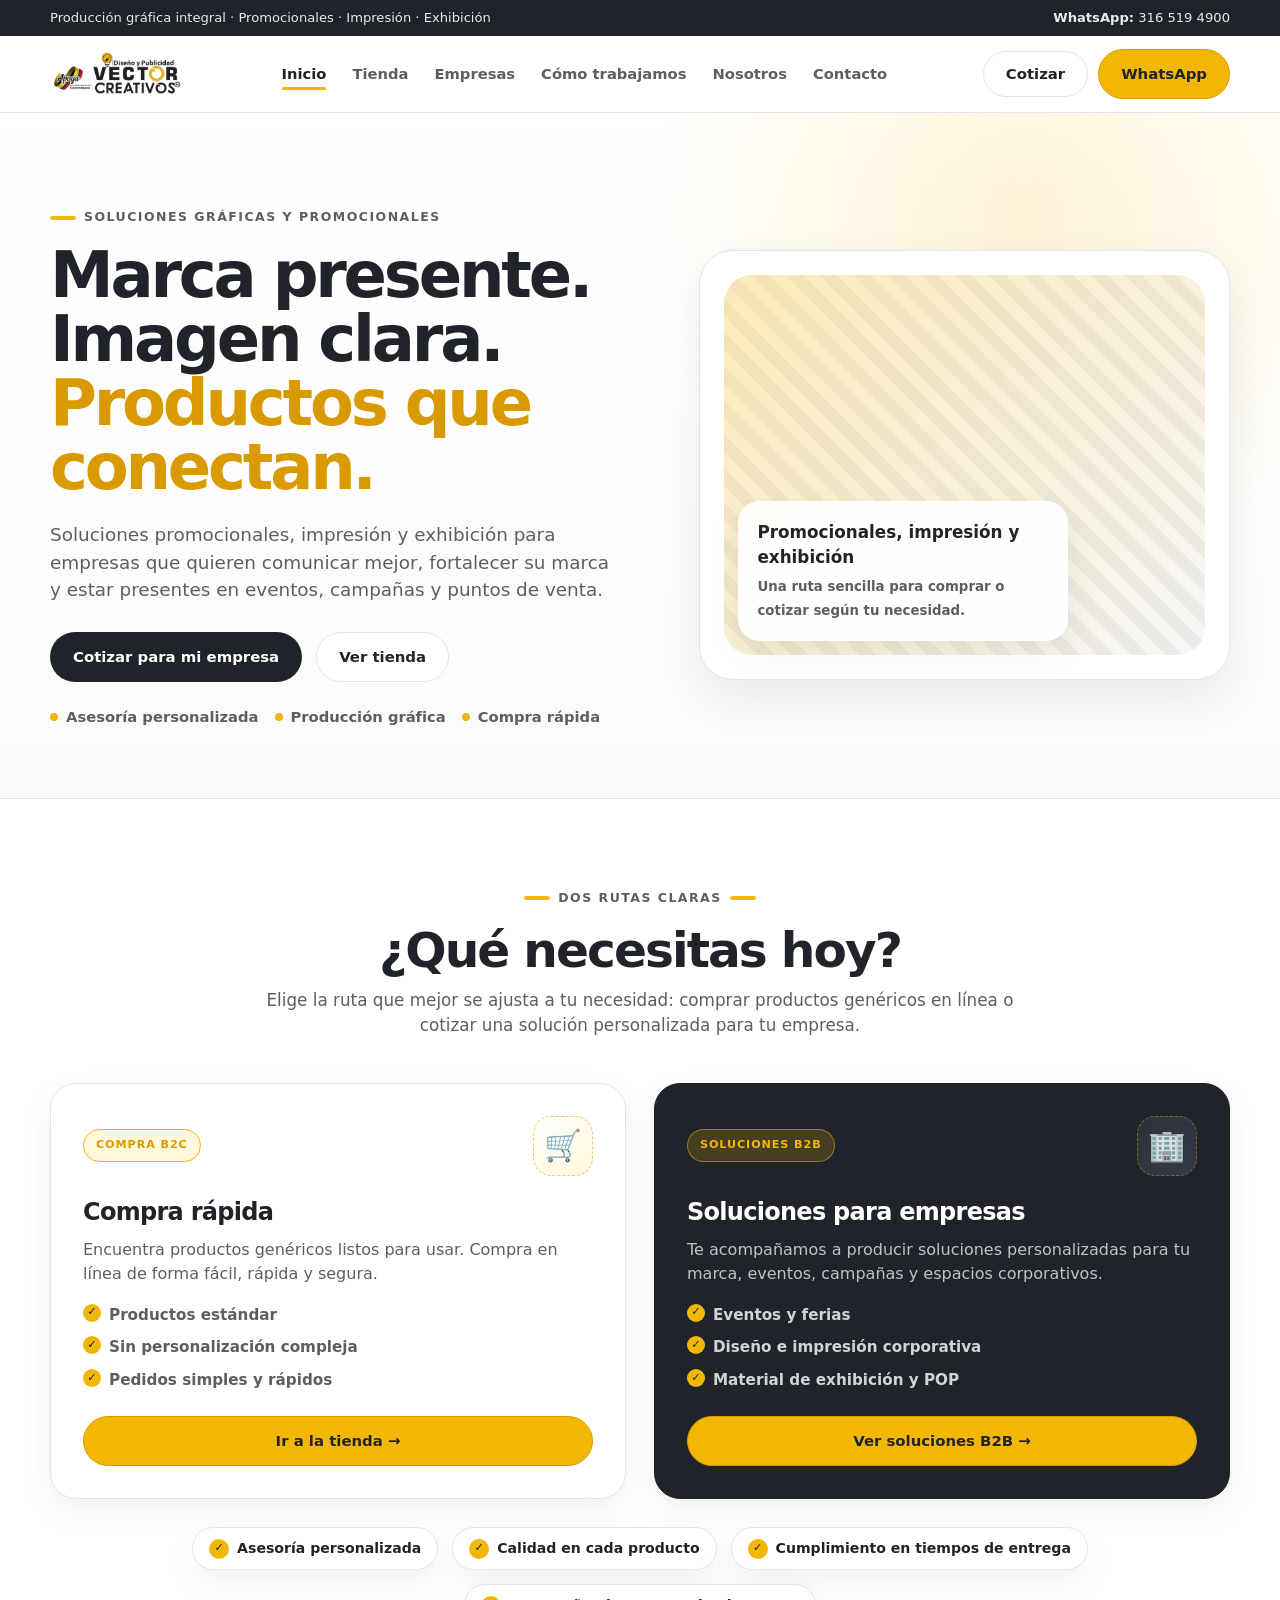
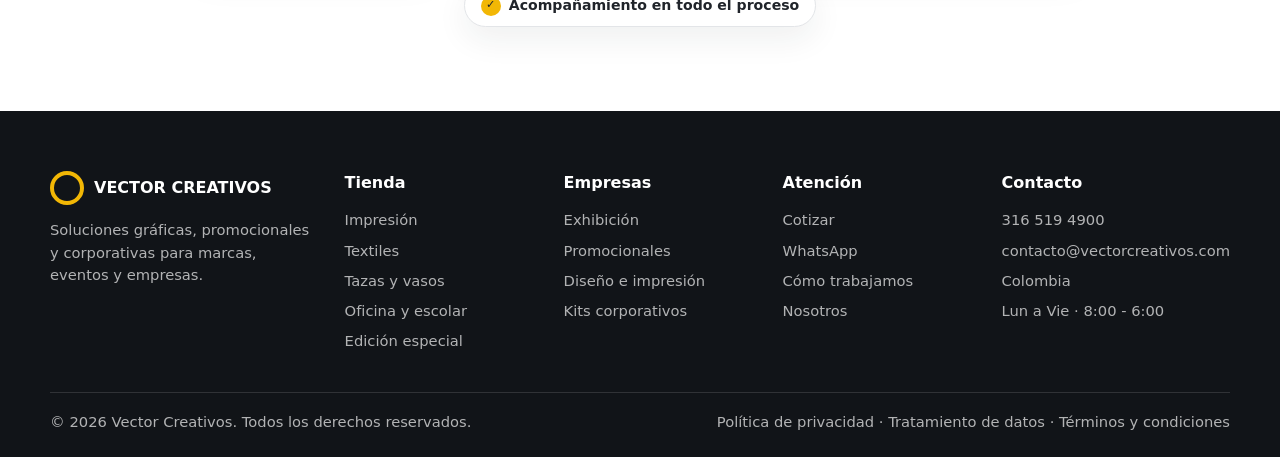
<file: index.html>
<!DOCTYPE html>
<html lang="es">
<head>
  <meta charset="UTF-8" />
  <meta name="viewport" content="width=device-width, initial-scale=1.0" />
  <meta name="description" content="Vector Creativos · Soluciones gráficas, promocionales y de exhibición para empresas y marcas." />
  <title>Vector Creativos | Inicio</title>
  <link rel="preconnect" href="https://fonts.googleapis.com" />
  <link rel="stylesheet" href="styles.css" />
</head>
<body data-page="inicio">

  <div id="site-header"></div>

  <main class="page-main">
    <section class="hero" id="inicio">
      <div class="container hero__grid">
        <div class="hero__content reveal">
          <span class="eyebrow">Soluciones gráficas y promocionales</span>
          <h1>Marca presente. Imagen clara. <span>Productos que conectan.</span></h1>
          <p>
            Soluciones promocionales, impresión y exhibición para empresas que quieren comunicar
            mejor, fortalecer su marca y estar presentes en eventos, campañas y puntos de venta.
          </p>
          <div class="hero__actions">
            <button type="button" class="btn btn-dark js-open-quote">Cotizar para mi empresa</button>
            <a href="tienda.html" class="btn btn-outline">Ver tienda</a>
          </div>
          <div class="hero__proof">
            <span><i class="dot"></i>Asesoría personalizada</span>
            <span><i class="dot"></i>Producción gráfica</span>
            <span><i class="dot"></i>Compra rápida</span>
          </div>
        </div>
        <div class="hero__visual reveal" aria-label="Productos promocionales Vector Creativos">
          <div class="hero__card">
            <strong>Promocionales, impresión y exhibición</strong>
            <small>Una ruta sencilla para comprar o cotizar según tu necesidad.</small>
          </div>
        </div>
      </div>
    </section>

    <section class="section" id="rutas">
      <div class="container">
        <div class="section-head reveal">
          <span class="eyebrow eyebrow--center">Dos rutas claras</span>
          <h2>¿Qué necesitas hoy?</h2>
          <p>Elige la ruta que mejor se ajusta a tu necesidad: comprar productos genéricos en línea
            o cotizar una solución personalizada para tu empresa.</p>
        </div>
        <div class="routes-grid">
          <article class="route-card reveal">
            <div class="route-card__head">
              <span class="route-card__badge">Compra B2C</span>
              <span class="route-card__icon">🛒</span>
            </div>
            <h3>Compra rápida</h3>
            <p>Encuentra productos genéricos listos para usar. Compra en línea de forma fácil,
              rápida y segura.</p>
            <ul class="route-card__list">
              <li>Productos estándar</li>
              <li>Sin personalización compleja</li>
              <li>Pedidos simples y rápidos</li>
            </ul>
            <a href="tienda.html" class="btn btn-primary btn-block">Ir a la tienda →</a>
          </article>
          <article class="route-card route-card--dark reveal">
            <div class="route-card__head">
              <span class="route-card__badge route-card__badge--light">Soluciones B2B</span>
              <span class="route-card__icon">🏢</span>
            </div>
            <h3>Soluciones para empresas</h3>
            <p>Te acompañamos a producir soluciones personalizadas para tu marca, eventos,
              campañas y espacios corporativos.</p>
            <ul class="route-card__list route-card__list--light">
              <li>Eventos y ferias</li>
              <li>Diseño e impresión corporativa</li>
              <li>Material de exhibición y POP</li>
            </ul>
            <a href="empresas.html" class="btn btn-primary btn-block">Ver soluciones B2B →</a>
          </article>
        </div>
        <div class="routes-assurance reveal">
          <span><i class="check">✓</i>Asesoría personalizada</span>
          <span><i class="check">✓</i>Calidad en cada producto</span>
          <span><i class="check">✓</i>Cumplimiento en tiempos de entrega</span>
          <span><i class="check">✓</i>Acompañamiento en todo el proceso</span>
        </div>
      </div>
    </section>
  </main>

  <div id="site-footer"></div>
  <div id="site-modal"></div>
  <script src="layout.js"></script>
  <script src="script.js"></script>
</body>
</html>
</file>
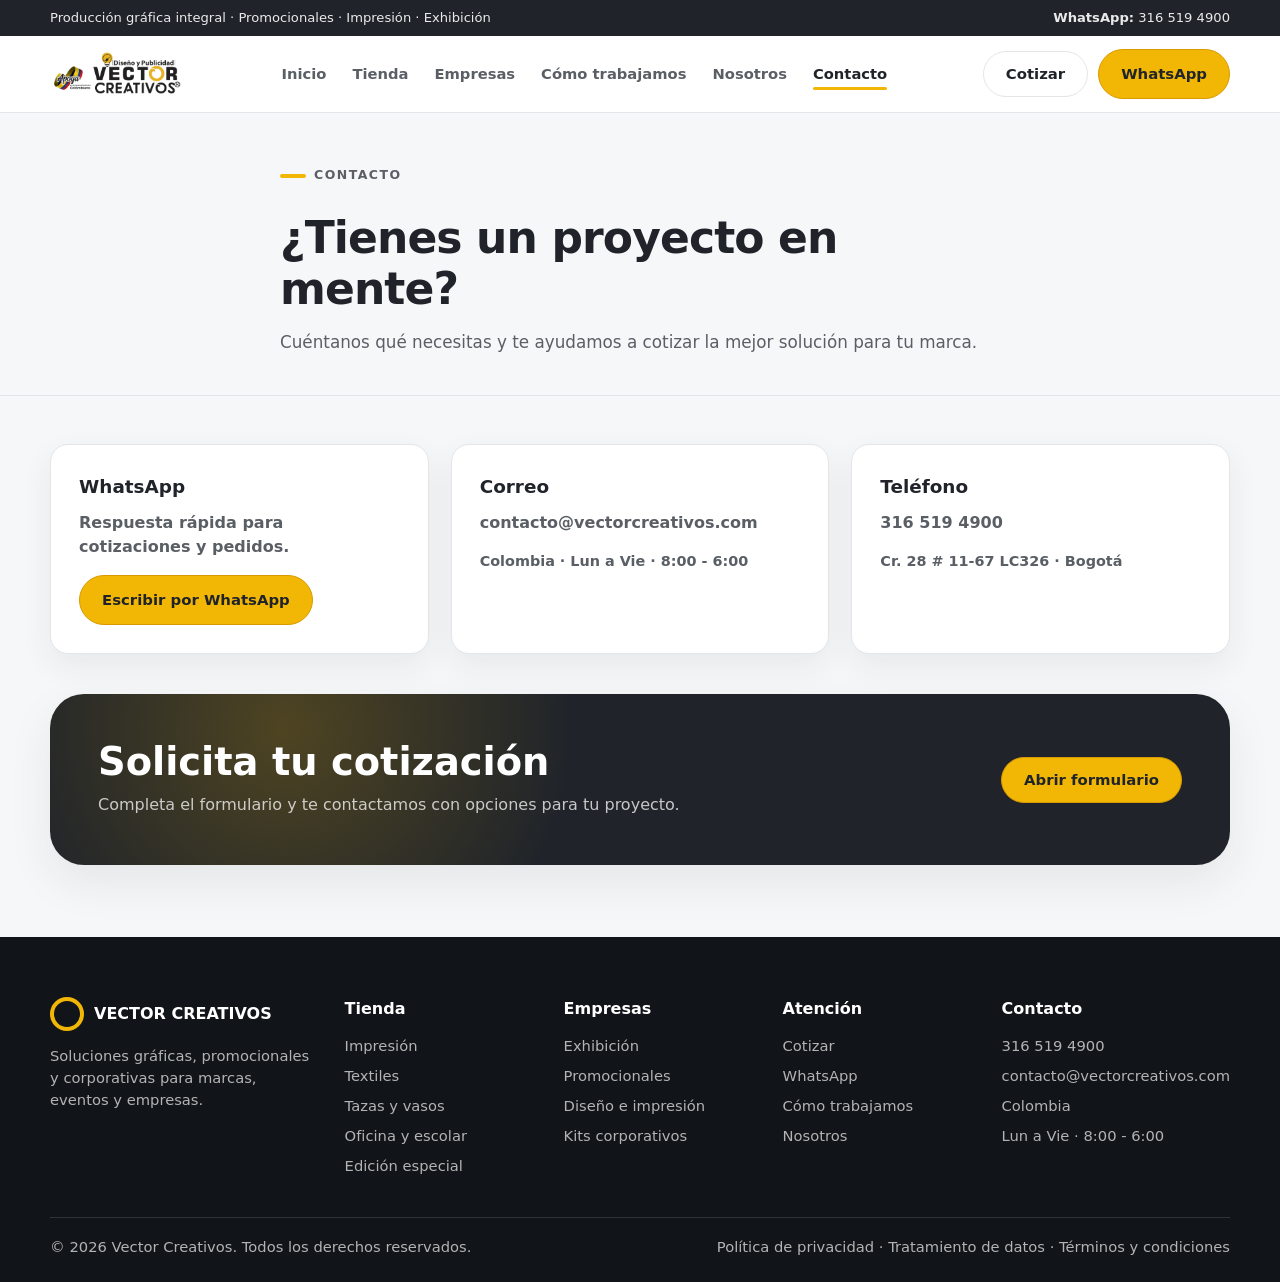
<file: contacto.html>
<!DOCTYPE html>
<html lang="es">
<head>
  <meta charset="UTF-8" />
  <meta name="viewport" content="width=device-width, initial-scale=1.0" />
  <meta name="description" content="Contacto Vector Creativos — cotiza tu proyecto por WhatsApp o formulario." />
  <title>Vector Creativos | Contacto</title>
  <link rel="preconnect" href="https://fonts.googleapis.com" />
  <link rel="stylesheet" href="styles.css" />
</head>
<body data-page="contacto">

  <div id="site-header"></div>

  <main class="page-main">
    <section class="page-intro page-intro--light">
      <div class="container page-intro__inner reveal">
        <span class="eyebrow">Contacto</span>
        <h1>¿Tienes un proyecto en mente?</h1>
        <p>Cuéntanos qué necesitas y te ayudamos a cotizar la mejor solución para tu marca.</p>
      </div>
    </section>

    <section class="section section--light section--compact" id="contacto">
      <div class="container">
        <div class="contact-grid reveal">
          <div class="contact-card">
            <h3>WhatsApp</h3>
            <p>Respuesta rápida para cotizaciones y pedidos.</p>
            <a href="https://wa.me/573165194900" class="btn btn-primary" target="_blank" rel="noopener">Escribir por WhatsApp</a>
          </div>
          <div class="contact-card">
            <h3>Correo</h3>
            <p>contacto@vectorcreativos.com</p>
            <p class="contact-card__meta">Colombia · Lun a Vie · 8:00 - 6:00</p>
          </div>
          <div class="contact-card">
            <h3>Teléfono</h3>
            <p>316 519 4900</p>
            <p class="contact-card__meta">Cr. 28 # 11-67 LC326 · Bogotá</p>
          </div>
        </div>

        <div class="final-cta reveal">
          <div>
            <h2>Solicita tu cotización</h2>
            <p>Completa el formulario y te contactamos con opciones para tu proyecto.</p>
          </div>
          <button type="button" class="btn btn-primary js-open-quote">Abrir formulario</button>
        </div>
      </div>
    </section>
  </main>

  <div id="site-footer"></div>
  <div id="site-modal"></div>
  <script src="layout.js"></script>
  <script src="script.js"></script>
</body>
</html>
</file>
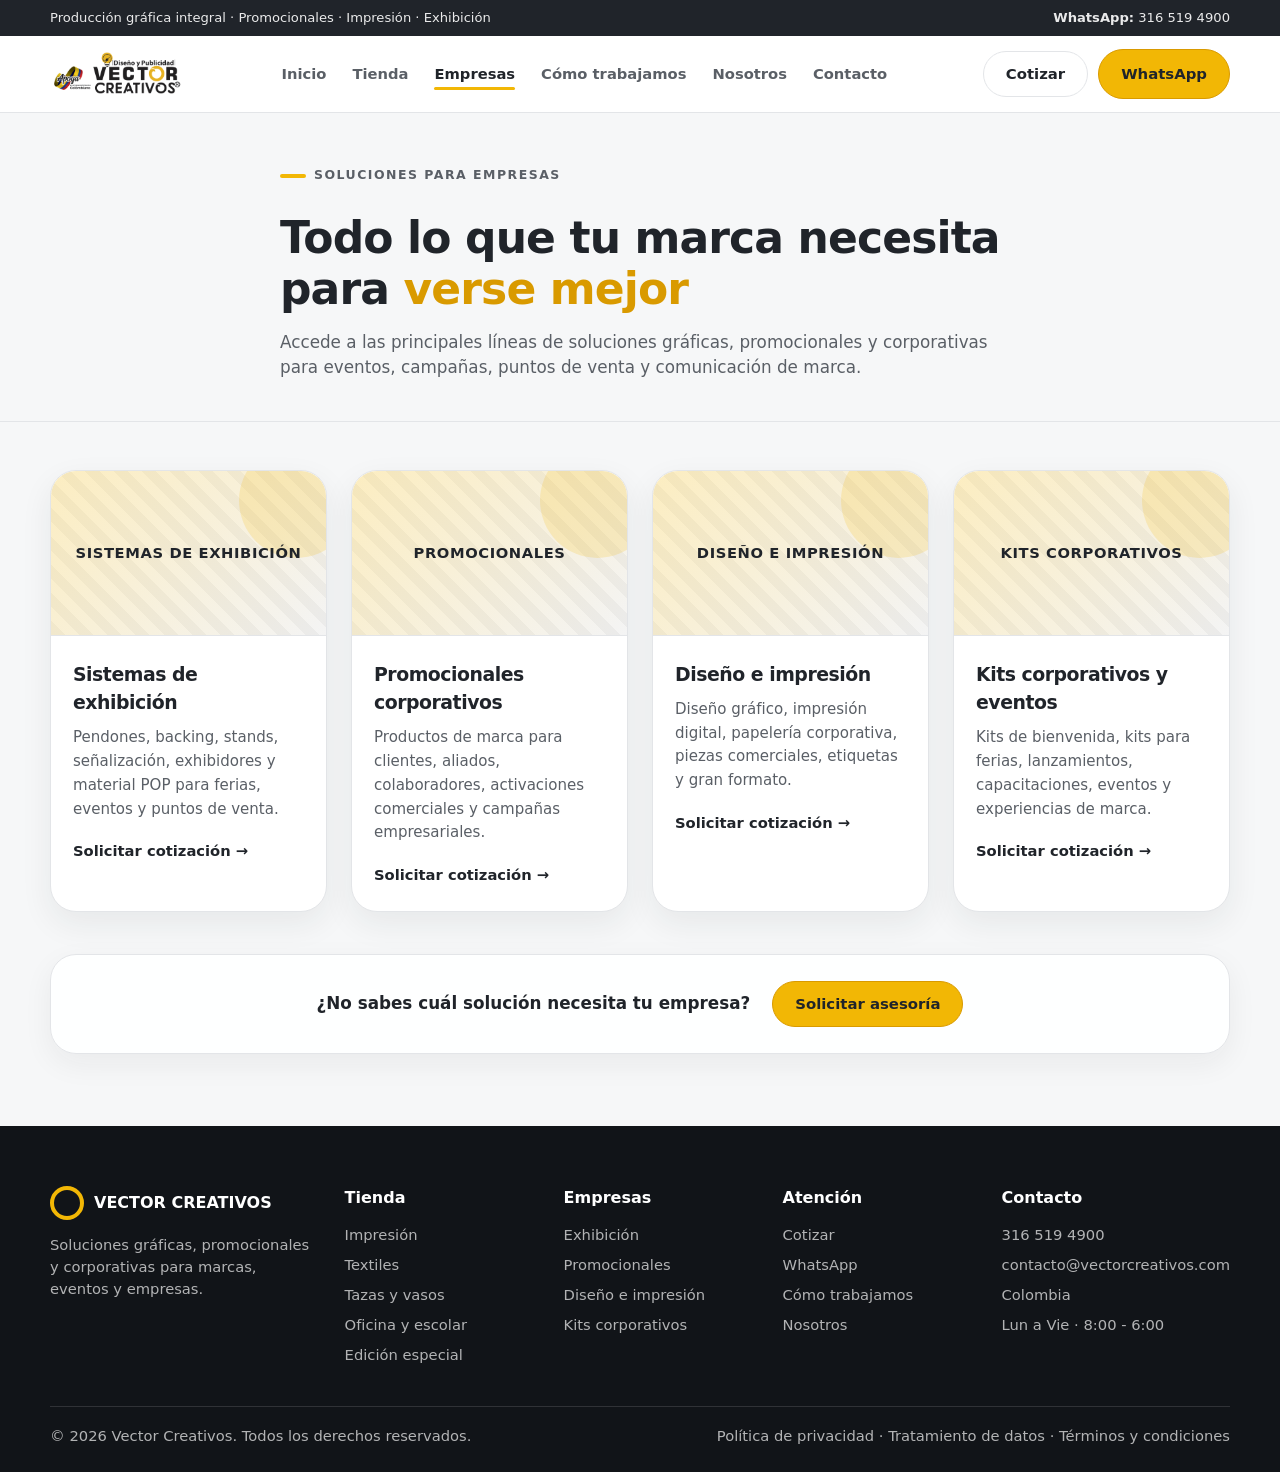
<file: empresas.html>
<!DOCTYPE html>
<html lang="es">
<head>
  <meta charset="UTF-8" />
  <meta name="viewport" content="width=device-width, initial-scale=1.0" />
  <meta name="description" content="Soluciones B2B Vector Creativos para empresas, eventos y marcas." />
  <title>Vector Creativos | Empresas</title>
  <link rel="preconnect" href="https://fonts.googleapis.com" />
  <link rel="stylesheet" href="styles.css" />
</head>
<body data-page="empresas">

  <div id="site-header"></div>

  <main class="page-main">
    <section class="page-intro page-intro--light">
      <div class="container page-intro__inner reveal">
        <span class="eyebrow">Soluciones para empresas</span>
        <h1>Todo lo que tu marca necesita para <span>verse mejor</span></h1>
        <p>Accede a las principales líneas de soluciones gráficas, promocionales y corporativas
          para eventos, campañas, puntos de venta y comunicación de marca.</p>
      </div>
    </section>

    <section class="section section--light section--compact" id="empresas">
      <div class="container">
        <div class="b2b-grid">
          <article class="b2b-card reveal">
            <div class="b2b-card__image"><span>Sistemas de exhibición</span></div>
            <div class="b2b-card__body">
              <h3>Sistemas de exhibición</h3>
              <p>Pendones, backing, stands, señalización, exhibidores y material POP para ferias,
                eventos y puntos de venta.</p>
              <a href="contacto.html" class="card-link">Solicitar cotización →</a>
            </div>
          </article>
          <article class="b2b-card reveal">
            <div class="b2b-card__image"><span>Promocionales</span></div>
            <div class="b2b-card__body">
              <h3>Promocionales corporativos</h3>
              <p>Productos de marca para clientes, aliados, colaboradores, activaciones
                comerciales y campañas empresariales.</p>
              <a href="contacto.html" class="card-link">Solicitar cotización →</a>
            </div>
          </article>
          <article class="b2b-card reveal">
            <div class="b2b-card__image"><span>Diseño e impresión</span></div>
            <div class="b2b-card__body">
              <h3>Diseño e impresión</h3>
              <p>Diseño gráfico, impresión digital, papelería corporativa, piezas comerciales,
                etiquetas y gran formato.</p>
              <a href="contacto.html" class="card-link">Solicitar cotización →</a>
            </div>
          </article>
          <article class="b2b-card reveal">
            <div class="b2b-card__image"><span>Kits corporativos</span></div>
            <div class="b2b-card__body">
              <h3>Kits corporativos y eventos</h3>
              <p>Kits de bienvenida, kits para ferias, lanzamientos, capacitaciones, eventos
                y experiencias de marca.</p>
              <a href="contacto.html" class="card-link">Solicitar cotización →</a>
            </div>
          </article>
        </div>
        <div class="banner-cta reveal">
          <p>¿No sabes cuál solución necesita tu empresa?</p>
          <button type="button" class="btn btn-primary js-open-quote">Solicitar asesoría</button>
        </div>
      </div>
    </section>
  </main>

  <div id="site-footer"></div>
  <div id="site-modal"></div>
  <script src="layout.js"></script>
  <script src="script.js"></script>
</body>
</html>
</file>
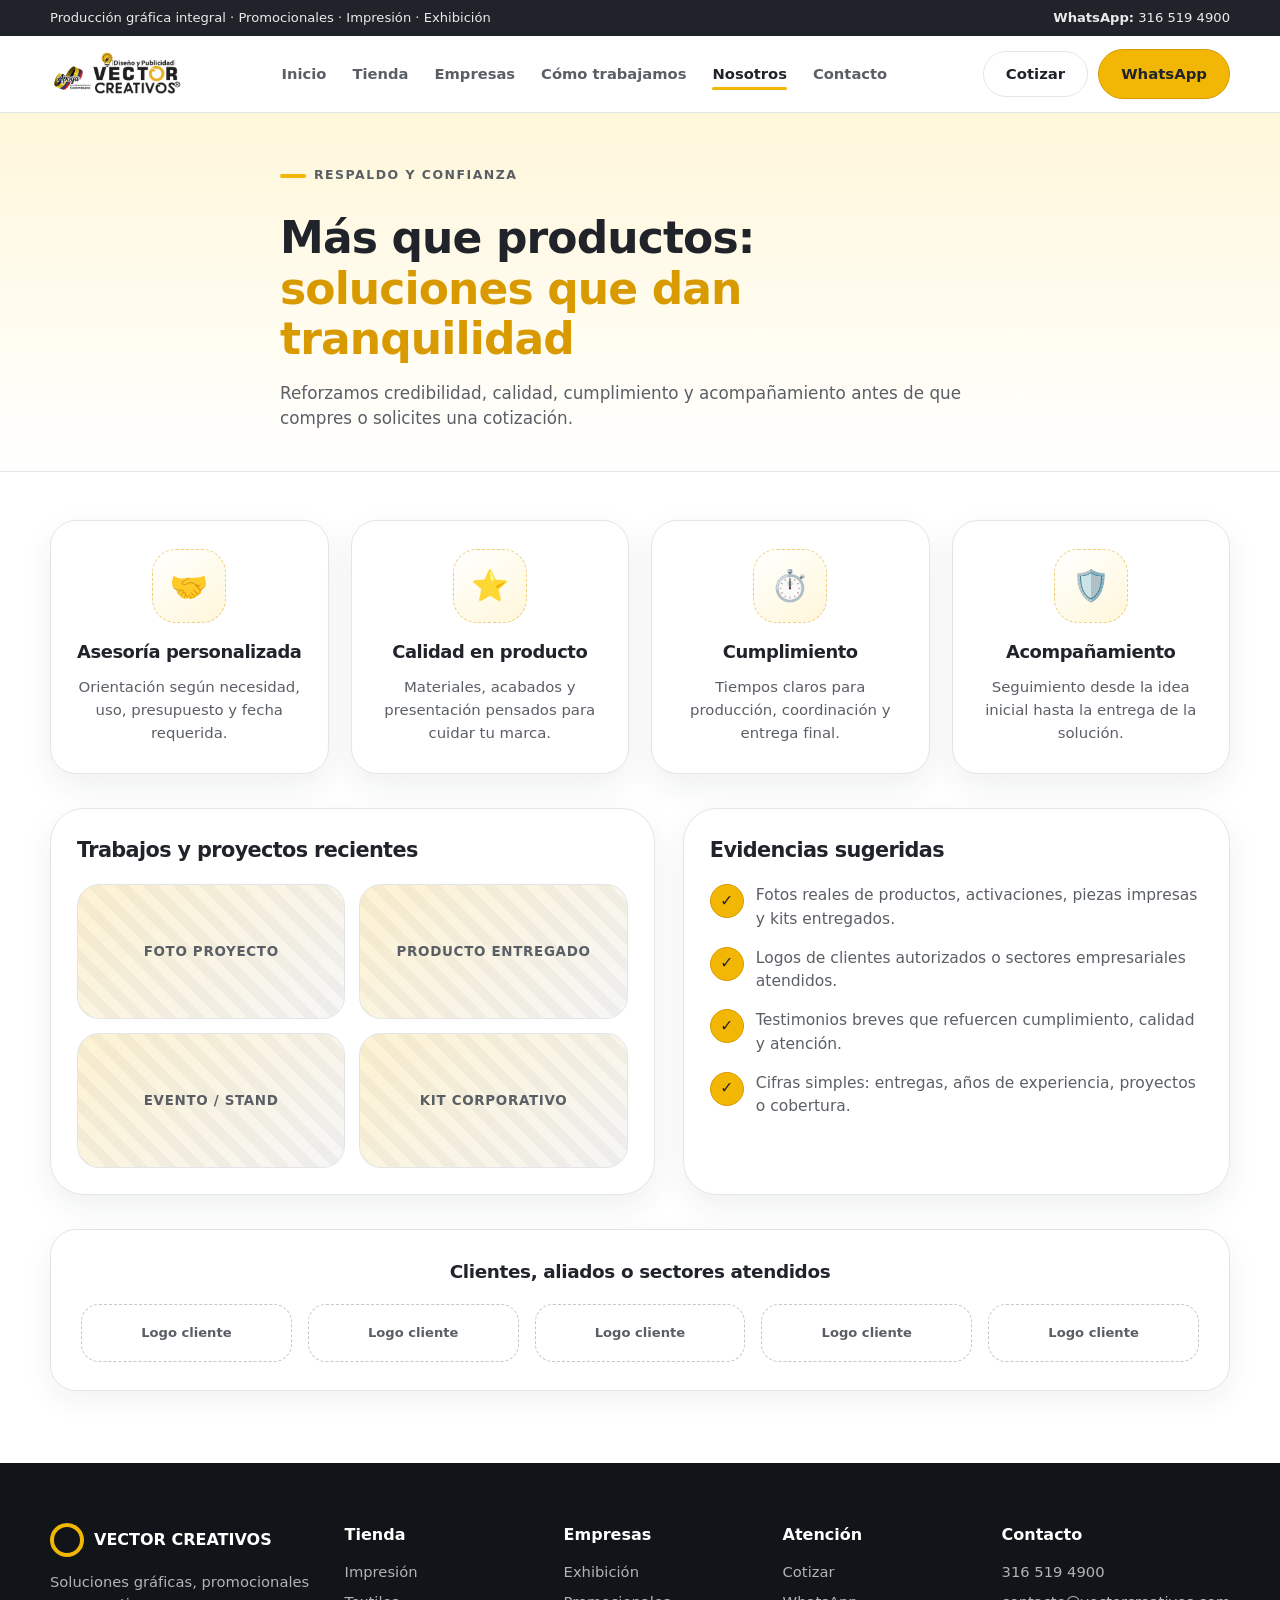
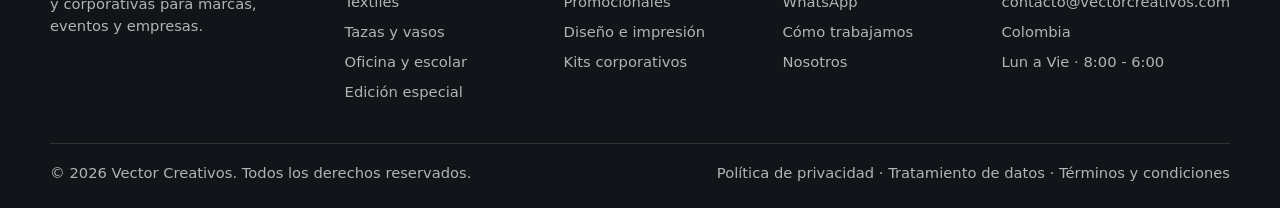
<file: nosotros.html>
<!DOCTYPE html>
<html lang="es">
<head>
  <meta charset="UTF-8" />
  <meta name="viewport" content="width=device-width, initial-scale=1.0" />
  <meta name="description" content="Vector Creativos — respaldo, calidad y confianza en soluciones gráficas y promocionales." />
  <title>Vector Creativos | Nosotros</title>
  <link rel="preconnect" href="https://fonts.googleapis.com" />
  <link rel="stylesheet" href="styles.css" />
</head>
<body data-page="nosotros">

  <div id="site-header"></div>

  <main class="page-main">
    <section class="page-intro">
      <div class="container page-intro__inner reveal">
        <span class="eyebrow">Respaldo y confianza</span>
        <h1>Más que productos: <span>soluciones que dan tranquilidad</span></h1>
        <p>Reforzamos credibilidad, calidad, cumplimiento y acompañamiento antes de que
          compres o solicites una cotización.</p>
      </div>
    </section>

    <section class="section section--compact" id="confianza">
      <div class="container">
        <div class="trust-grid">
          <article class="trust-card reveal">
            <div class="trust-card__icon">🤝</div>
            <h3>Asesoría personalizada</h3>
            <p>Orientación según necesidad, uso, presupuesto y fecha requerida.</p>
          </article>
          <article class="trust-card reveal">
            <div class="trust-card__icon">⭐</div>
            <h3>Calidad en producto</h3>
            <p>Materiales, acabados y presentación pensados para cuidar tu marca.</p>
          </article>
          <article class="trust-card reveal">
            <div class="trust-card__icon">⏱️</div>
            <h3>Cumplimiento</h3>
            <p>Tiempos claros para producción, coordinación y entrega final.</p>
          </article>
          <article class="trust-card reveal">
            <div class="trust-card__icon">🛡️</div>
            <h3>Acompañamiento</h3>
            <p>Seguimiento desde la idea inicial hasta la entrega de la solución.</p>
          </article>
        </div>

        <div class="evidence reveal">
          <div class="evidence__gallery">
            <h3>Trabajos y proyectos recientes</h3>
            <div class="evidence__gallery-grid">
              <div class="gallery-item">Foto proyecto</div>
              <div class="gallery-item">Producto entregado</div>
              <div class="gallery-item">Evento / stand</div>
              <div class="gallery-item">Kit corporativo</div>
            </div>
          </div>
          <div class="evidence__list">
            <h3>Evidencias sugeridas</h3>
            <ul>
              <li><span class="check-badge">✓</span><span>Fotos reales de productos, activaciones, piezas impresas y kits entregados.</span></li>
              <li><span class="check-badge">✓</span><span>Logos de clientes autorizados o sectores empresariales atendidos.</span></li>
              <li><span class="check-badge">✓</span><span>Testimonios breves que refuercen cumplimiento, calidad y atención.</span></li>
              <li><span class="check-badge">✓</span><span>Cifras simples: entregas, años de experiencia, proyectos o cobertura.</span></li>
            </ul>
          </div>
        </div>

        <div class="logos-strip reveal">
          <h3>Clientes, aliados o sectores atendidos</h3>
          <div class="logos-strip__row">
            <div class="logo-placeholder">Logo cliente</div>
            <div class="logo-placeholder">Logo cliente</div>
            <div class="logo-placeholder">Logo cliente</div>
            <div class="logo-placeholder">Logo cliente</div>
            <div class="logo-placeholder">Logo cliente</div>
          </div>
        </div>
      </div>
    </section>
  </main>

  <div id="site-footer"></div>
  <div id="site-modal"></div>
  <script src="layout.js"></script>
  <script src="script.js"></script>
</body>
</html>
</file>
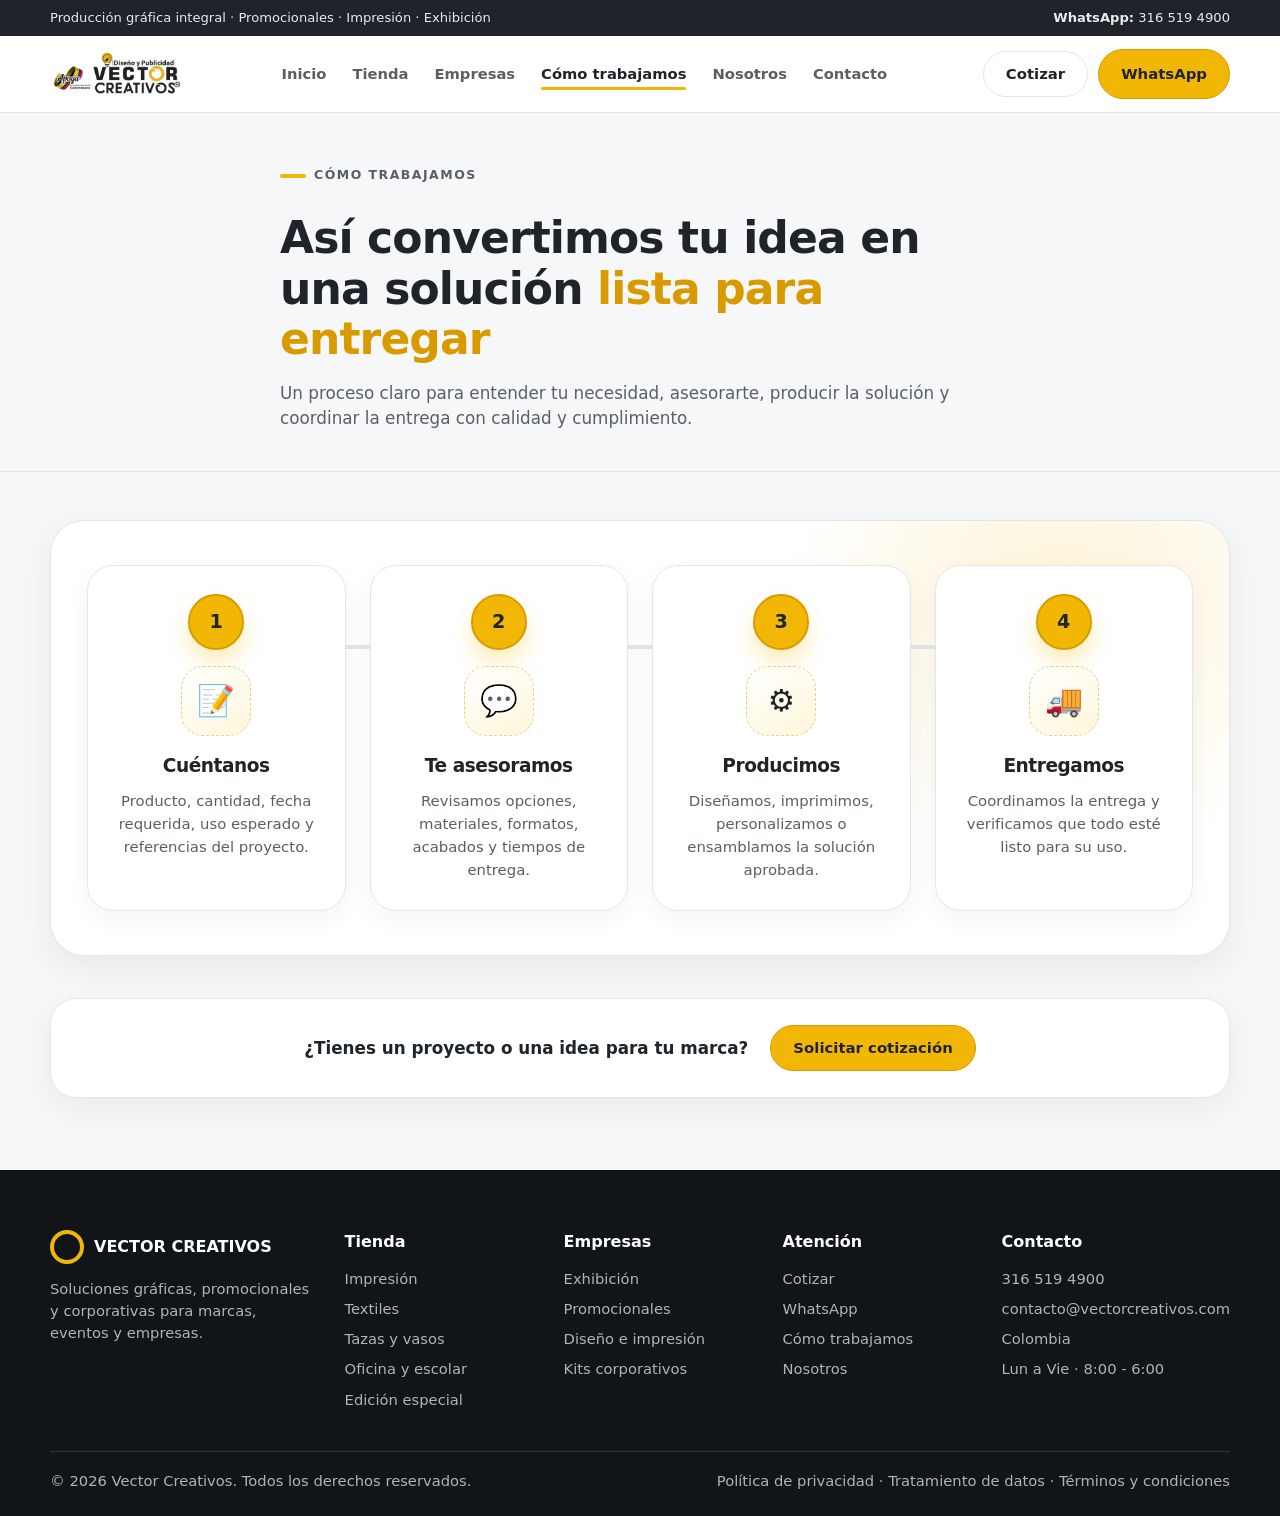
<file: proceso.html>
<!DOCTYPE html>
<html lang="es">
<head>
  <meta charset="UTF-8" />
  <meta name="viewport" content="width=device-width, initial-scale=1.0" />
  <meta name="description" content="Cómo trabajamos en Vector Creativos — proceso claro de cotización a entrega." />
  <title>Vector Creativos | Cómo trabajamos</title>
  <link rel="preconnect" href="https://fonts.googleapis.com" />
  <link rel="stylesheet" href="styles.css" />
</head>
<body data-page="proceso">

  <div id="site-header"></div>

  <main class="page-main">
    <section class="page-intro page-intro--light">
      <div class="container page-intro__inner reveal">
        <span class="eyebrow">Cómo trabajamos</span>
        <h1>Así convertimos tu idea en una solución <span>lista para entregar</span></h1>
        <p>Un proceso claro para entender tu necesidad, asesorarte, producir la solución
          y coordinar la entrega con calidad y cumplimiento.</p>
      </div>
    </section>

    <section class="section section--light section--compact" id="proceso">
      <div class="container">
        <div class="process reveal">
          <div class="process__line" aria-hidden="true"></div>
          <div class="process__grid">
            <article class="step-card">
              <div class="step-card__number">1</div>
              <div class="step-card__icon">📝</div>
              <h3>Cuéntanos</h3>
              <p>Producto, cantidad, fecha requerida, uso esperado y referencias del proyecto.</p>
            </article>
            <article class="step-card">
              <div class="step-card__number">2</div>
              <div class="step-card__icon">💬</div>
              <h3>Te asesoramos</h3>
              <p>Revisamos opciones, materiales, formatos, acabados y tiempos de entrega.</p>
            </article>
            <article class="step-card">
              <div class="step-card__number">3</div>
              <div class="step-card__icon">⚙️</div>
              <h3>Producimos</h3>
              <p>Diseñamos, imprimimos, personalizamos o ensamblamos la solución aprobada.</p>
            </article>
            <article class="step-card">
              <div class="step-card__number">4</div>
              <div class="step-card__icon">🚚</div>
              <h3>Entregamos</h3>
              <p>Coordinamos la entrega y verificamos que todo esté listo para su uso.</p>
            </article>
          </div>
        </div>
        <div class="banner-cta reveal">
          <p>¿Tienes un proyecto o una idea para tu marca?</p>
          <button type="button" class="btn btn-primary js-open-quote">Solicitar cotización</button>
        </div>
      </div>
    </section>
  </main>

  <div id="site-footer"></div>
  <div id="site-modal"></div>
  <script src="layout.js"></script>
  <script src="script.js"></script>
</body>
</html>
</file>
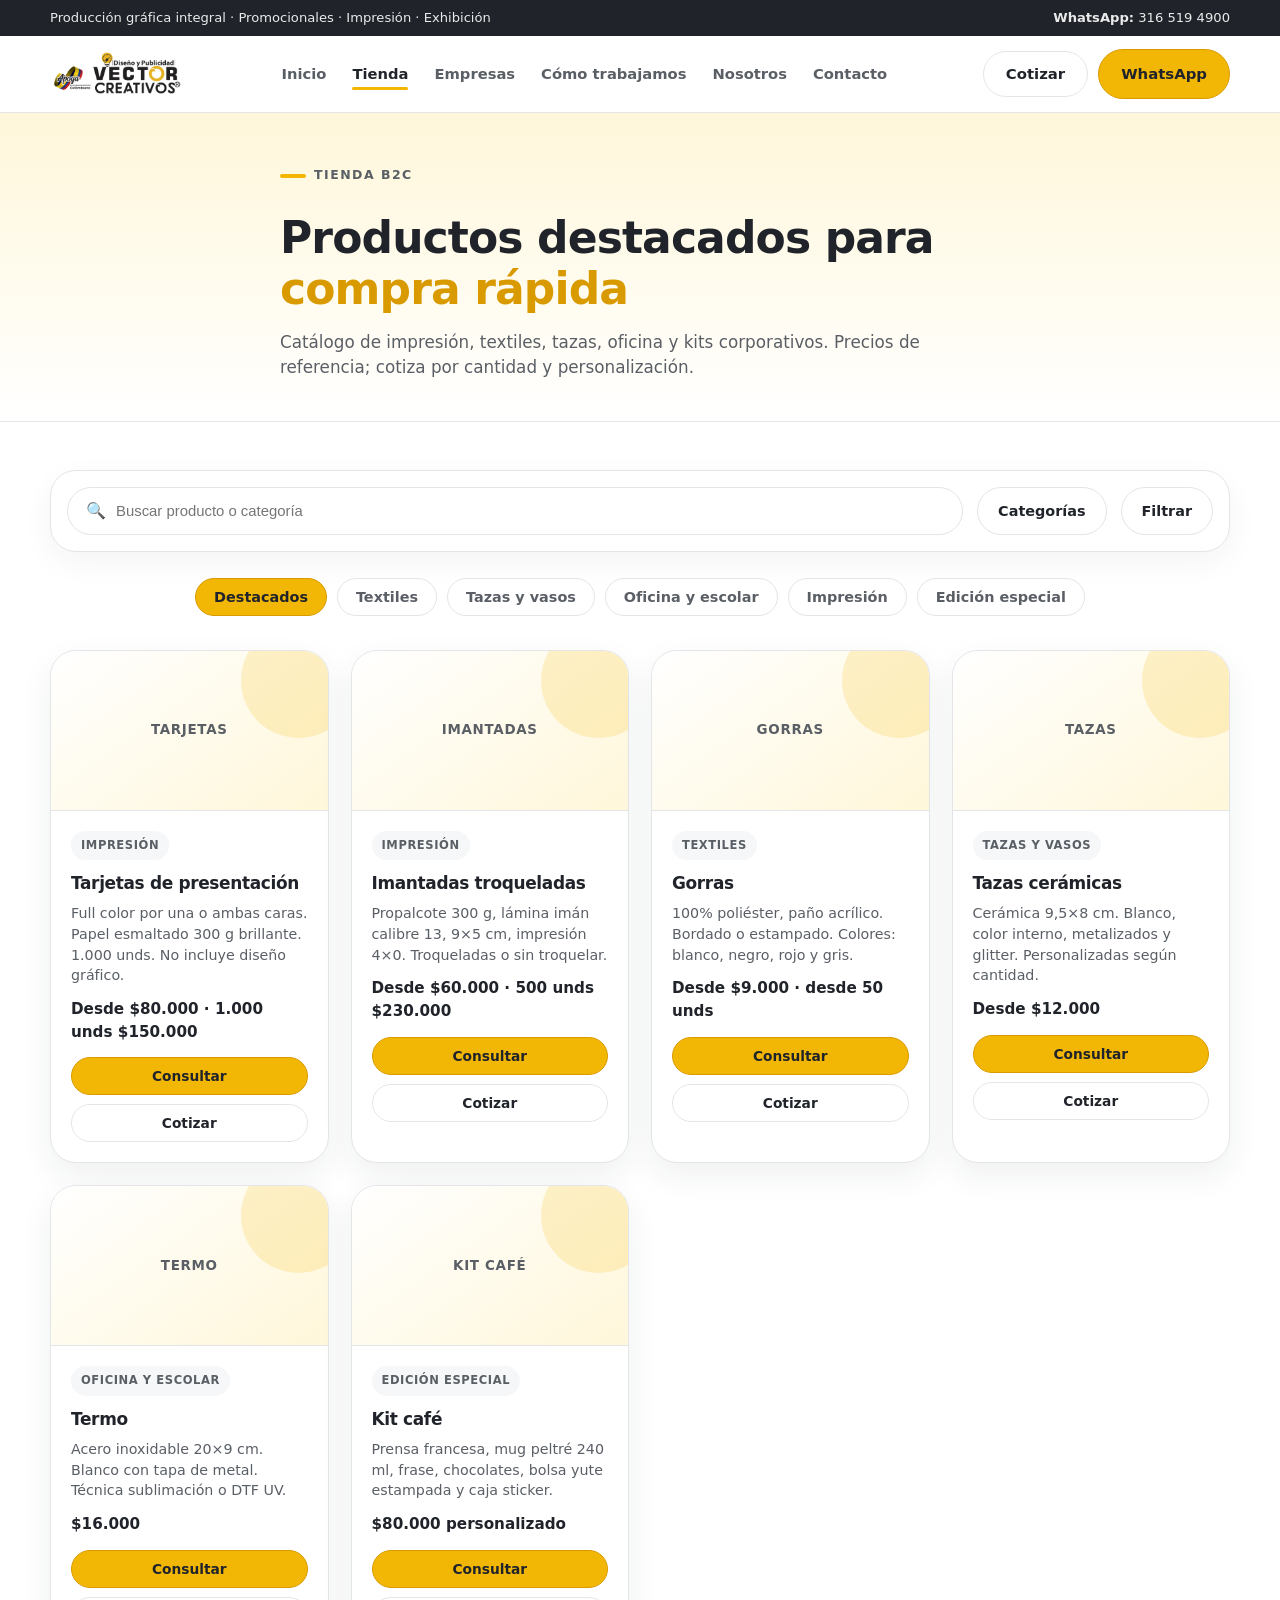
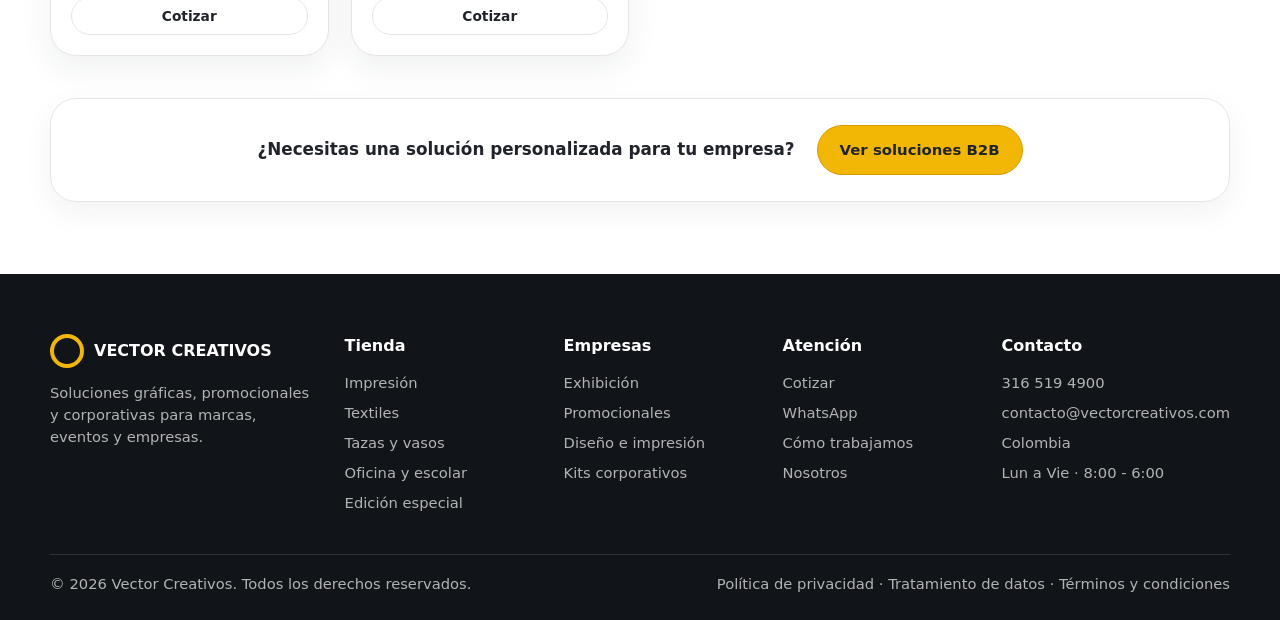
<file: tienda.html>
<!DOCTYPE html>
<html lang="es">
<head>
  <meta charset="UTF-8" />
  <meta name="viewport" content="width=device-width, initial-scale=1.0" />
  <meta name="description" content="Tienda Vector Creativos · Productos promocionales y de impresión." />
  <title>Vector Creativos | Tienda</title>
  <link rel="preconnect" href="https://fonts.googleapis.com" />
  <link rel="stylesheet" href="styles.css" />
</head>
<body data-page="tienda">

  <div id="site-header"></div>

  <main class="page-main">
    <section class="page-intro">
      <div class="container page-intro__inner reveal">
        <span class="eyebrow">Tienda B2C</span>
        <h1>Productos destacados para <span>compra rápida</span></h1>
        <p>Catálogo de impresión, textiles, tazas, oficina y kits corporativos. Precios de referencia; cotiza por cantidad y personalización.</p>
      </div>
    </section>

    <section class="section section--compact" id="tienda">
      <div class="container">
        <div class="shop-toolbar reveal">
          <label class="shop-search">
            <span class="shop-search__icon" aria-hidden="true">🔍</span>
            <input type="search" placeholder="Buscar producto o categoría" aria-label="Buscar producto" />
          </label>
          <button type="button" class="shop-filter">Categorías</button>
          <button type="button" class="shop-filter">Filtrar</button>
        </div>

        <div class="shop-pills reveal" id="shopPills">
          <button type="button" class="pill is-active">Destacados</button>
          <button type="button" class="pill">Textiles</button>
          <button type="button" class="pill">Tazas y vasos</button>
          <button type="button" class="pill">Oficina y escolar</button>
          <button type="button" class="pill">Impresión</button>
          <button type="button" class="pill">Edición especial</button>
        </div>

        <div class="products-grid">
          <article class="product-card reveal" data-category="impresion" data-featured>
            <div class="product-card__image"><span>Tarjetas</span></div>
            <div class="product-card__body">
              <span class="product-card__tag">Impresión</span>
              <h3>Tarjetas de presentación</h3>
              <p>Full color por una o ambas caras. Papel esmaltado 300 g brillante. 1.000 unds. No incluye diseño gráfico.</p>
              <strong class="product-card__price">Desde $80.000 · 1.000 unds $150.000</strong>
              <div class="product-card__actions">
                <button type="button" class="btn btn-primary btn-sm js-open-quote">Consultar</button>
                <button type="button" class="btn btn-outline btn-sm js-open-quote">Cotizar</button>
              </div>
            </div>
          </article>

          <article class="product-card reveal" data-category="impresion" data-featured>
            <div class="product-card__image"><span>Imantadas</span></div>
            <div class="product-card__body">
              <span class="product-card__tag">Impresión</span>
              <h3>Imantadas troqueladas</h3>
              <p>Propalcote 300 g, lámina imán calibre 13, 9×5 cm, impresión 4×0. Troqueladas o sin troquelar.</p>
              <strong class="product-card__price">Desde $60.000 · 500 unds $230.000</strong>
              <div class="product-card__actions">
                <button type="button" class="btn btn-primary btn-sm js-open-quote">Consultar</button>
                <button type="button" class="btn btn-outline btn-sm js-open-quote">Cotizar</button>
              </div>
            </div>
          </article>

          <article class="product-card reveal" data-category="impresion">
            <div class="product-card__image"><span>Volantes</span></div>
            <div class="product-card__body">
              <span class="product-card__tag">Impresión</span>
              <h3>Volantes</h3>
              <p>Propalcote 150 g, media carta 22×14 cm. Full color 1 o 2 caras. 1.000 unds. No incluye diseño gráfico.</p>
              <strong class="product-card__price">$110.000 (1 cara) · $160.000 (2 caras)</strong>
              <div class="product-card__actions">
                <button type="button" class="btn btn-primary btn-sm js-open-quote">Consultar</button>
                <button type="button" class="btn btn-outline btn-sm js-open-quote">Cotizar</button>
              </div>
            </div>
          </article>

          <article class="product-card reveal" data-category="impresion">
            <div class="product-card__image"><span>Plegables</span></div>
            <div class="product-card__body">
              <span class="product-card__tag">Impresión</span>
              <h3>Plegables / brochure</h3>
              <p>Propalcote 150 g, offset 4×4 full color. Tamaño carta u oficio. Plegado díptico o tríptico, sin plastificar.</p>
              <strong class="product-card__price">500 unds $380.000 · 1.000 unds $410.000</strong>
              <div class="product-card__actions">
                <button type="button" class="btn btn-primary btn-sm js-open-quote">Consultar</button>
                <button type="button" class="btn btn-outline btn-sm js-open-quote">Cotizar</button>
              </div>
            </div>
          </article>

          <article class="product-card reveal" data-category="textiles">
            <div class="product-card__image"><span>Camisetas</span></div>
            <div class="product-card__body">
              <span class="product-card__tag">Textiles</span>
              <h3>Camisetas</h3>
              <p>100% algodón. Tallas S, M, L y XL. Colores: blanco, negro y gris. Personalizadas según cantidad.</p>
              <strong class="product-card__price">Desde $25.000</strong>
              <div class="product-card__actions">
                <button type="button" class="btn btn-primary btn-sm js-open-quote">Consultar</button>
                <button type="button" class="btn btn-outline btn-sm js-open-quote">Cotizar</button>
              </div>
            </div>
          </article>

          <article class="product-card reveal" data-category="textiles" data-featured>
            <div class="product-card__image"><span>Gorras</span></div>
            <div class="product-card__body">
              <span class="product-card__tag">Textiles</span>
              <h3>Gorras</h3>
              <p>100% poliéster, paño acrílico. Bordado o estampado. Colores: blanco, negro, rojo y gris.</p>
              <strong class="product-card__price">Desde $9.000 · desde 50 unds</strong>
              <div class="product-card__actions">
                <button type="button" class="btn btn-primary btn-sm js-open-quote">Consultar</button>
                <button type="button" class="btn btn-outline btn-sm js-open-quote">Cotizar</button>
              </div>
            </div>
          </article>

          <article class="product-card reveal" data-category="textiles">
            <div class="product-card__image"><span>Bolsa de tela</span></div>
            <div class="product-card__body">
              <span class="product-card__tag">Textiles</span>
              <h3>Bolsa de tela</h3>
              <p>Poliéster, madre selva, algodón o lona muisca. 30×35 cm. Colores: blanco, crudo y marfil.</p>
              <strong class="product-card__price">Cotiza por cantidad</strong>
              <div class="product-card__actions">
                <button type="button" class="btn btn-primary btn-sm js-open-quote">Consultar</button>
                <button type="button" class="btn btn-outline btn-sm js-open-quote">Cotizar</button>
              </div>
            </div>
          </article>

          <article class="product-card reveal" data-category="tazas" data-featured>
            <div class="product-card__image"><span>Tazas</span></div>
            <div class="product-card__body">
              <span class="product-card__tag">Tazas y vasos</span>
              <h3>Tazas cerámicas</h3>
              <p>Cerámica 9,5×8 cm. Blanco, color interno, metalizados y glitter. Personalizadas según cantidad.</p>
              <strong class="product-card__price">Desde $12.000</strong>
              <div class="product-card__actions">
                <button type="button" class="btn btn-primary btn-sm js-open-quote">Consultar</button>
                <button type="button" class="btn btn-outline btn-sm js-open-quote">Cotizar</button>
              </div>
            </div>
          </article>

          <article class="product-card reveal" data-category="tazas">
            <div class="product-card__image"><span>Vaso térmico</span></div>
            <div class="product-card__body">
              <span class="product-card__tag">Tazas y vasos</span>
              <h3>Vaso térmico</h3>
              <p>Acero inoxidable 21×12 cm. Metalizado en blanco, negro y gris.</p>
              <strong class="product-card__price">$45.000</strong>
              <div class="product-card__actions">
                <button type="button" class="btn btn-primary btn-sm js-open-quote">Consultar</button>
                <button type="button" class="btn btn-outline btn-sm js-open-quote">Cotizar</button>
              </div>
            </div>
          </article>

          <article class="product-card reveal" data-category="tazas">
            <div class="product-card__image"><span>Botilito lata</span></div>
            <div class="product-card__body">
              <span class="product-card__tag">Tazas y vasos</span>
              <h3>Botilito lata sublimación</h3>
              <p>Aluminio, 6,2 cm diámetro, capacidad 300 ml. Color blanco.</p>
              <strong class="product-card__price">Desde $16.000</strong>
              <div class="product-card__actions">
                <button type="button" class="btn btn-primary btn-sm js-open-quote">Consultar</button>
                <button type="button" class="btn btn-outline btn-sm js-open-quote">Cotizar</button>
              </div>
            </div>
          </article>

          <article class="product-card reveal" data-category="oficina">
            <div class="product-card__image"><span>Cuaderno</span></div>
            <div class="product-card__body">
              <span class="product-card__tag">Oficina y escolar</span>
              <h3>Cuaderno</h3>
              <p>Cartón, libretas, tapa dura anillado. 14,8×21 cm. Color blanco.</p>
              <strong class="product-card__price">Desde 30 unds · cotiza por cantidad</strong>
              <div class="product-card__actions">
                <button type="button" class="btn btn-primary btn-sm js-open-quote">Consultar</button>
                <button type="button" class="btn btn-outline btn-sm js-open-quote">Cotizar</button>
              </div>
            </div>
          </article>

          <article class="product-card reveal" data-category="oficina">
            <div class="product-card__image"><span>Bolígrafo</span></div>
            <div class="product-card__body">
              <span class="product-card__tag">Oficina y escolar</span>
              <h3>Bolígrafo</h3>
              <p>Aluminio 6×2 cm. Metalizado: blanco, azul y gris. Desde 50 unidades, 1 tinta.</p>
              <strong class="product-card__price">Cotiza por cantidad</strong>
              <div class="product-card__actions">
                <button type="button" class="btn btn-primary btn-sm js-open-quote">Consultar</button>
                <button type="button" class="btn btn-outline btn-sm js-open-quote">Cotizar</button>
              </div>
            </div>
          </article>

          <article class="product-card reveal" data-category="oficina" data-featured>
            <div class="product-card__image"><span>Termo</span></div>
            <div class="product-card__body">
              <span class="product-card__tag">Oficina y escolar</span>
              <h3>Termo</h3>
              <p>Acero inoxidable 20×9 cm. Blanco con tapa de metal. Técnica sublimación o DTF UV.</p>
              <strong class="product-card__price">$16.000</strong>
              <div class="product-card__actions">
                <button type="button" class="btn btn-primary btn-sm js-open-quote">Consultar</button>
                <button type="button" class="btn btn-outline btn-sm js-open-quote">Cotizar</button>
              </div>
            </div>
          </article>

          <article class="product-card reveal" data-category="edicion">
            <div class="product-card__image"><span>Rompecabezas</span></div>
            <div class="product-card__body">
              <span class="product-card__tag">Edición especial</span>
              <h3>Rompecabezas</h3>
              <p>Cartón rígido 210×297 mm (48 piezas). Base blanca.</p>
              <strong class="product-card__price">$12.000</strong>
              <div class="product-card__actions">
                <button type="button" class="btn btn-primary btn-sm js-open-quote">Consultar</button>
                <button type="button" class="btn btn-outline btn-sm js-open-quote">Cotizar</button>
              </div>
            </div>
          </article>

          <article class="product-card reveal" data-category="edicion" data-featured>
            <div class="product-card__image"><span>Kit café</span></div>
            <div class="product-card__body">
              <span class="product-card__tag">Edición especial</span>
              <h3>Kit café</h3>
              <p>Prensa francesa, mug peltré 240 ml, frase, chocolates, bolsa yute estampada y caja sticker.</p>
              <strong class="product-card__price">$80.000 personalizado</strong>
              <div class="product-card__actions">
                <button type="button" class="btn btn-primary btn-sm js-open-quote">Consultar</button>
                <button type="button" class="btn btn-outline btn-sm js-open-quote">Cotizar</button>
              </div>
            </div>
          </article>

          <article class="product-card reveal" data-category="edicion">
            <div class="product-card__image"><span>Kit relax</span></div>
            <div class="product-card__body">
              <span class="product-card__tag">Edición especial</span>
              <h3>Kit relax</h3>
              <p>Toalla facial, gel frío para ojos, vela artesanal aromática y masajeador facial en jade. Caja con tarjeta y etiqueta.</p>
              <strong class="product-card__price">Cotizar · desde 6 unds</strong>
              <div class="product-card__actions">
                <button type="button" class="btn btn-primary btn-sm js-open-quote">Consultar</button>
                <button type="button" class="btn btn-outline btn-sm js-open-quote">Cotizar</button>
              </div>
            </div>
          </article>
        </div>

        <div class="banner-cta reveal">
          <p>¿Necesitas una solución personalizada para tu empresa?</p>
          <a href="empresas.html" class="btn btn-primary">Ver soluciones B2B</a>
        </div>
      </div>
    </section>
  </main>

  <div id="site-footer"></div>
  <div id="site-modal"></div>
  <script src="layout.js"></script>
  <script src="script.js"></script>
</body>
</html>
</file>
<file: styles.css>
/* =========================================================
   VECTOR CREATIVOS — Mockup unificado
   Paleta y estilos basados en el Manual de Marca
   ========================================================= */

:root {
  --vc-yellow: #F2B705;
  --vc-yellow-dark: #D99A00;
  --vc-yellow-light: #FFC927;
  --vc-dark: #20242A;
  --vc-gray: #5A5F66;
  --vc-light: #F6F7F8;
  --vc-line: #E3E5E8;
  --vc-white: #FFFFFF;
  --vc-soft-yellow: #FFF7DA;

  --radius-lg: 26px;
  --radius-md: 18px;

  --shadow-soft: 0 18px 45px rgba(32, 36, 42, 0.08);
  --shadow-card: 0 12px 32px rgba(32, 36, 42, 0.07);
  --shadow-hover: 0 20px 45px rgba(32, 36, 42, 0.13);

  --max-width: 1180px;
}

/* ---------- Reset ---------- */
* { box-sizing: border-box; margin: 0; padding: 0; }

html { scroll-behavior: smooth; }

body {
  font-family: Inter, system-ui, -apple-system, BlinkMacSystemFont, "Segoe UI", sans-serif;
  color: var(--vc-dark);
  background: var(--vc-white);
  line-height: 1.5;
  -webkit-font-smoothing: antialiased;
}

a { color: inherit; text-decoration: none; }
img { max-width: 100%; display: block; }
ul { list-style: none; }
button { font-family: inherit; }

.container {
  width: min(var(--max-width), calc(100% - 40px));
  margin: 0 auto;
}

/* ---------- Botones ---------- */
.btn {
  display: inline-flex;
  align-items: center;
  justify-content: center;
  gap: 8px;
  padding: 13px 22px;
  border-radius: 999px;
  border: 1px solid transparent;
  font-weight: 800;
  font-size: 0.93rem;
  cursor: pointer;
  white-space: nowrap;
  transition: transform .2s ease, box-shadow .2s ease, background .2s ease;
}

.btn:hover { transform: translateY(-2px); box-shadow: var(--shadow-card); }

.btn-primary {
  background: var(--vc-yellow);
  color: var(--vc-dark);
  border-color: var(--vc-yellow-dark);
}
.btn-primary:hover { background: var(--vc-yellow-light); }

.btn-dark { background: var(--vc-dark); color: #fff; }
.btn-dark:hover { background: #2c313a; }

.btn-outline {
  background: #fff;
  color: var(--vc-dark);
  border-color: var(--vc-line);
}
.btn-outline:hover { border-color: var(--vc-yellow-dark); }

.btn-block { width: 100%; }
.btn-sm { padding: 10px 14px; font-size: 0.86rem; }

/* ---------- Tipografía de sección ---------- */
.eyebrow {
  display: inline-flex;
  align-items: center;
  gap: 8px;
  text-transform: uppercase;
  letter-spacing: 0.12em;
  color: var(--vc-gray);
  font-size: 0.78rem;
  font-weight: 800;
  margin-bottom: 16px;
}
.eyebrow::before {
  content: "";
  width: 26px; height: 4px;
  border-radius: 999px;
  background: var(--vc-yellow);
}
.eyebrow--center::after {
  content: "";
  width: 26px; height: 4px;
  border-radius: 999px;
  background: var(--vc-yellow);
}

.section { padding: 84px 0; }
.section--light { background: var(--vc-light); }
.section--compact { padding: 48px 0 72px; }

.page-main {
  min-height: calc(100vh - 200px);
}

.page-intro {
  padding: 48px 0 40px;
  background: linear-gradient(180deg, var(--vc-soft-yellow) 0%, var(--vc-white) 100%);
  border-bottom: 1px solid var(--vc-line);
}

.page-intro--light {
  background: var(--vc-light);
}

.page-intro__inner {
  max-width: 720px;
}

.page-intro h1 {
  font-size: clamp(2rem, 4vw, 2.75rem);
  line-height: 1.15;
  margin: 12px 0 16px;
  letter-spacing: -0.02em;
}

.page-intro h1 span { color: var(--vc-yellow-dark); }

.page-intro p {
  color: var(--vc-gray);
  font-size: 1.05rem;
  font-weight: 500;
}

.contact-grid {
  display: grid;
  grid-template-columns: repeat(3, 1fr);
  gap: 22px;
  margin-bottom: 40px;
}

.contact-card {
  background: var(--vc-white);
  border: 1px solid var(--vc-line);
  border-radius: var(--radius-md);
  padding: 28px;
  box-shadow: var(--shadow-card);
}

.contact-card h3 {
  font-size: 1.15rem;
  margin-bottom: 10px;
}

.contact-card p {
  color: var(--vc-gray);
  font-weight: 600;
  margin-bottom: 16px;
}

.contact-card__meta {
  font-size: 0.9rem;
  margin-bottom: 0 !important;
}

.section-head {
  text-align: center;
  max-width: 780px;
  margin: 0 auto 44px;
}
.section-head h2 {
  font-size: clamp(2rem, 3.8vw, 3.1rem);
  line-height: 1.08;
  letter-spacing: -0.04em;
  margin-bottom: 12px;
}
.section-head h2 span,
.hero h1 span { color: var(--vc-yellow-dark); }
.section-head p {
  color: var(--vc-gray);
  font-size: 1.05rem;
}

/* =========================================================
   TOP STRIP + HEADER
   ========================================================= */
.top-strip {
  background: var(--vc-dark);
  color: #fff;
  font-size: 0.82rem;
  padding: 8px 0;
}
.top-strip__inner {
  display: flex;
  justify-content: space-between;
  gap: 20px;
  align-items: center;
}
.top-strip span { opacity: 0.9; }

.header {
  position: sticky;
  top: 0;
  z-index: 50;
  background: rgba(255, 255, 255, 0.94);
  backdrop-filter: blur(12px);
  border-bottom: 1px solid var(--vc-line);
  transition: box-shadow .25s ease;
}
.header.is-scrolled { box-shadow: 0 8px 24px rgba(32, 36, 42, 0.08); }

.nav {
  height: 76px;
  display: flex;
  align-items: center;
  justify-content: space-between;
  gap: 24px;
}

.brand { display: flex; align-items: center; }
.brand__logo {
  height: 52px;
  width: auto;
  max-width: min(320px, 55vw);
}

.nav__menu ul {
  display: flex;
  gap: 26px;
  align-items: center;
}
.nav__link {
  color: var(--vc-gray);
  font-weight: 600;
  font-size: 0.92rem;
  padding: 6px 0;
  position: relative;
  transition: color .2s ease;
}
.nav__link:hover { color: var(--vc-dark); }
.nav__link.is-active { color: var(--vc-dark); }
.nav__link.is-active::after {
  content: "";
  position: absolute;
  left: 0; right: 0; bottom: -2px;
  height: 3px;
  border-radius: 999px;
  background: var(--vc-yellow);
}

.nav__actions { display: flex; align-items: center; gap: 10px; }

.nav__toggle {
  display: none;
  flex-direction: column;
  justify-content: center;
  gap: 5px;
  width: 44px; height: 44px;
  border: 1px solid var(--vc-line);
  border-radius: 12px;
  background: #fff;
  cursor: pointer;
}
.nav__toggle span {
  display: block;
  width: 20px; height: 2px;
  margin: 0 auto;
  background: var(--vc-dark);
  border-radius: 2px;
  transition: transform .25s ease, opacity .2s ease;
}
.nav__toggle.is-open span:nth-child(1) { transform: translateY(7px) rotate(45deg); }
.nav__toggle.is-open span:nth-child(2) { opacity: 0; }
.nav__toggle.is-open span:nth-child(3) { transform: translateY(-7px) rotate(-45deg); }

/* =========================================================
   HERO
   ========================================================= */
.hero {
  padding: 90px 0 70px;
  background:
    radial-gradient(circle at 80% 15%, rgba(242,183,5,0.16), transparent 32%),
    linear-gradient(180deg, #fff 0%, #fafafa 100%);
  border-bottom: 1px solid var(--vc-line);
}
.hero__grid {
  display: grid;
  grid-template-columns: 1fr 0.9fr;
  gap: 60px;
  align-items: center;
}
.hero h1 {
  font-size: clamp(2.4rem, 5vw, 4.4rem);
  line-height: 1.0;
  letter-spacing: -0.05em;
  margin-bottom: 22px;
}
.hero p {
  color: var(--vc-gray);
  font-size: 1.15rem;
  max-width: 560px;
  margin-bottom: 28px;
}
.hero__actions {
  display: flex;
  flex-wrap: wrap;
  gap: 14px;
  margin-bottom: 24px;
}
.hero__proof {
  display: flex;
  flex-wrap: wrap;
  gap: 16px;
  color: var(--vc-gray);
  font-size: 0.92rem;
  font-weight: 700;
}
.hero__proof span { display: inline-flex; align-items: center; gap: 8px; }
.dot {
  width: 8px; height: 8px;
  background: var(--vc-yellow);
  border-radius: 50%;
  display: inline-block;
}

.hero__visual {
  min-height: 430px;
  background: #fff;
  border: 1px solid var(--vc-line);
  border-radius: 34px;
  box-shadow: var(--shadow-soft);
  padding: 24px;
  position: relative;
  overflow: hidden;
}
.hero__visual::before {
  content: "";
  position: absolute;
  inset: 24px;
  border-radius: 28px;
  background:
    linear-gradient(135deg, rgba(242,183,5,0.28), rgba(32,36,42,0.04)),
    url("https://vectorcreativos.com/wp-content/uploads/2025/06/WhatsApp-Image-2025-06-17-at-1.00.57-PM.jpeg") center/cover,
    repeating-linear-gradient(45deg, #f3f3f3 0 12px, #fff 12px 24px);
}
.hero__card {
  position: absolute;
  left: 38px; bottom: 38px;
  background: rgba(255,255,255,0.93);
  border: 1px solid rgba(255,255,255,0.7);
  border-radius: 22px;
  padding: 18px;
  width: min(330px, calc(100% - 76px));
  backdrop-filter: blur(8px);
  box-shadow: var(--shadow-card);
}
.hero__card strong { font-size: 1.05rem; display: block; margin-bottom: 4px; }
.hero__card small { color: var(--vc-gray); font-weight: 600; }

/* =========================================================
   BLOQUE 1 — DOS RUTAS
   ========================================================= */
.routes-grid {
  display: grid;
  grid-template-columns: 1fr 1fr;
  gap: 28px;
}
.route-card {
  background: #fff;
  border: 1px solid var(--vc-line);
  border-radius: var(--radius-lg);
  padding: 32px;
  box-shadow: var(--shadow-card);
  display: flex;
  flex-direction: column;
  transition: transform .25s ease, box-shadow .25s ease, border-color .25s ease;
}
.route-card:hover {
  transform: translateY(-6px);
  box-shadow: var(--shadow-hover);
  border-color: rgba(242,183,5,0.55);
}
.route-card--dark {
  background: var(--vc-dark);
  color: #fff;
  border-color: var(--vc-dark);
}
.route-card__head {
  display: flex;
  align-items: center;
  justify-content: space-between;
  margin-bottom: 18px;
}
.route-card__badge {
  text-transform: uppercase;
  letter-spacing: 0.08em;
  font-size: 0.7rem;
  font-weight: 900;
  padding: 7px 12px;
  border-radius: 999px;
  background: var(--vc-soft-yellow);
  color: var(--vc-yellow-dark);
  border: 1px solid var(--vc-yellow);
}
.route-card__badge--light {
  background: rgba(242,183,5,0.18);
  color: var(--vc-yellow);
  border-color: rgba(242,183,5,0.5);
}
.route-card__icon {
  width: 60px; height: 60px;
  border-radius: 18px;
  background: linear-gradient(145deg, #fff, var(--vc-soft-yellow));
  border: 1px dashed rgba(217,154,0,0.5);
  display: flex; align-items: center; justify-content: center;
  font-size: 1.9rem;
}
.route-card--dark .route-card__icon {
  background: linear-gradient(145deg, #2c313a, #353b45);
  border-color: rgba(242,183,5,0.4);
}
.route-card h3 {
  font-size: 1.5rem;
  letter-spacing: -0.03em;
  margin-bottom: 8px;
}
.route-card p {
  color: var(--vc-gray);
  margin-bottom: 18px;
}
.route-card--dark p { color: rgba(255,255,255,0.72); }
.route-card__list {
  display: grid;
  gap: 10px;
  margin-bottom: 24px;
}
.route-card__list li {
  position: relative;
  padding-left: 26px;
  color: var(--vc-gray);
  font-size: 0.95rem;
  font-weight: 600;
}
.route-card__list li::before {
  content: "✓";
  position: absolute;
  left: 0; top: 0;
  width: 18px; height: 18px;
  border-radius: 50%;
  background: var(--vc-yellow);
  color: var(--vc-dark);
  font-size: 0.7rem;
  font-weight: 900;
  display: flex; align-items: center; justify-content: center;
}
.route-card__list--light li { color: rgba(255,255,255,0.8); }
.route-card .btn { margin-top: auto; }

.routes-assurance {
  margin-top: 28px;
  display: flex;
  flex-wrap: wrap;
  justify-content: center;
  gap: 14px;
}
.routes-assurance span {
  display: inline-flex;
  align-items: center;
  gap: 8px;
  background: #fff;
  border: 1px solid var(--vc-line);
  border-radius: 999px;
  padding: 10px 16px;
  font-size: 0.88rem;
  font-weight: 800;
  box-shadow: var(--shadow-card);
}
.check {
  width: 20px; height: 20px;
  border-radius: 50%;
  background: var(--vc-yellow);
  color: var(--vc-dark);
  font-size: 0.7rem;
  font-weight: 900;
  font-style: normal;
  display: flex; align-items: center; justify-content: center;
  flex: 0 0 auto;
}

/* =========================================================
   BLOQUE 2 — SOLUCIONES B2B
   ========================================================= */
.b2b-grid {
  display: grid;
  grid-template-columns: repeat(4, 1fr);
  gap: 24px;
}
.b2b-card {
  background: #fff;
  border: 1px solid var(--vc-line);
  border-radius: var(--radius-lg);
  overflow: hidden;
  box-shadow: var(--shadow-card);
  transition: transform .25s ease, box-shadow .25s ease, border-color .25s ease;
}
.b2b-card:hover {
  transform: translateY(-6px);
  box-shadow: var(--shadow-hover);
  border-color: rgba(242,183,5,0.55);
}
.b2b-card__image {
  position: relative;
  height: 165px;
  display: flex; align-items: center; justify-content: center;
  padding: 22px;
  background:
    linear-gradient(135deg, rgba(242,183,5,0.25), rgba(32,36,42,0.05)),
    repeating-linear-gradient(45deg, #f6f6f6 0 10px, #fff 10px 20px);
  border-bottom: 1px solid var(--vc-line);
  overflow: hidden;
}
.b2b-card__image::before {
  content: "";
  position: absolute;
  width: 115px; height: 115px;
  border-radius: 50%;
  background: rgba(242,183,5,0.18);
  right: -28px; top: -28px;
}
.b2b-card__image span {
  position: relative;
  z-index: 1;
  color: var(--vc-dark);
  font-weight: 900;
  text-align: center;
  font-size: 0.92rem;
  text-transform: uppercase;
  letter-spacing: 0.04em;
}
.b2b-card__body { padding: 24px 22px; }
.b2b-card__body h3 {
  font-size: 1.18rem;
  letter-spacing: -0.025em;
  margin-bottom: 10px;
}
.b2b-card__body p {
  color: var(--vc-gray);
  font-size: 0.94rem;
  line-height: 1.58;
  margin-bottom: 18px;
  min-height: 88px;
}
.card-link {
  display: inline-flex;
  align-items: center;
  gap: 6px;
  font-weight: 900;
  font-size: 0.92rem;
  color: var(--vc-dark);
  transition: color .2s ease;
}
.card-link:hover { color: var(--vc-yellow-dark); }

/* ---------- Banner CTA reutilizable ---------- */
.banner-cta {
  margin-top: 42px;
  padding: 26px 32px;
  border: 1px solid var(--vc-line);
  border-radius: var(--radius-lg);
  background: rgba(255,255,255,0.95);
  display: flex;
  flex-wrap: wrap;
  justify-content: center;
  align-items: center;
  gap: 22px;
  box-shadow: 0 10px 30px rgba(32,36,42,0.06);
  text-align: center;
}
.banner-cta p {
  color: var(--vc-dark);
  font-weight: 800;
  font-size: 1.05rem;
}

/* =========================================================
   BLOQUE 3 — PRODUCTOS DESTACADOS
   ========================================================= */
.shop-toolbar {
  margin-bottom: 26px;
  padding: 16px;
  background: #fff;
  border: 1px solid var(--vc-line);
  border-radius: var(--radius-lg);
  box-shadow: 0 10px 30px rgba(32,36,42,0.05);
  display: grid;
  grid-template-columns: 1fr auto auto;
  gap: 14px;
  align-items: center;
}
.shop-search {
  display: flex;
  align-items: center;
  gap: 10px;
  height: 48px;
  padding: 0 18px;
  border: 1px solid var(--vc-line);
  border-radius: 999px;
  background: #fff;
}
.shop-search input {
  border: 0;
  outline: 0;
  width: 100%;
  font-size: 0.93rem;
  color: var(--vc-dark);
  background: transparent;
}
.shop-filter {
  height: 48px;
  padding: 0 20px;
  border-radius: 999px;
  border: 1px solid var(--vc-line);
  background: #fff;
  color: var(--vc-dark);
  font-weight: 800;
  font-size: 0.9rem;
  cursor: pointer;
  transition: border-color .2s ease;
}
.shop-filter:hover { border-color: var(--vc-yellow-dark); }

.shop-pills {
  display: flex;
  flex-wrap: wrap;
  justify-content: center;
  gap: 10px;
  margin-bottom: 34px;
}
.pill {
  padding: 10px 18px;
  border-radius: 999px;
  border: 1px solid var(--vc-line);
  background: #fff;
  color: var(--vc-gray);
  font-size: 0.9rem;
  font-weight: 800;
  cursor: pointer;
  transition: all .2s ease;
}
.pill:hover { border-color: var(--vc-yellow-dark); }
.pill.is-active {
  background: var(--vc-yellow);
  color: var(--vc-dark);
  border-color: var(--vc-yellow-dark);
}

.products-grid {
  display: grid;
  grid-template-columns: repeat(auto-fill, minmax(220px, 1fr));
  gap: 22px;
}
.product-card {
  background: #fff;
  border: 1px solid var(--vc-line);
  border-radius: var(--radius-lg);
  overflow: hidden;
  box-shadow: var(--shadow-card);
  transition: transform .25s ease, box-shadow .25s ease, border-color .25s ease;
}
.product-card:hover {
  transform: translateY(-6px);
  box-shadow: var(--shadow-hover);
  border-color: rgba(242,183,5,0.55);
}
.product-card__image {
  position: relative;
  height: 160px;
  display: flex; align-items: center; justify-content: center;
  background: linear-gradient(145deg, #fff 0%, var(--vc-soft-yellow) 100%);
  border-bottom: 1px solid var(--vc-line);
  overflow: hidden;
}
.product-card__image::before {
  content: "";
  position: absolute;
  width: 115px; height: 115px;
  border-radius: 50%;
  background: rgba(242,183,5,0.18);
  right: -28px; top: -28px;
}
.product-card__image span {
  position: relative;
  z-index: 1;
  color: var(--vc-gray);
  font-weight: 900;
  font-size: 0.84rem;
  text-transform: uppercase;
  letter-spacing: 0.05em;
}
.product-card__body { padding: 20px; }
.product-card__tag {
  display: inline-flex;
  margin-bottom: 11px;
  padding: 6px 10px;
  border-radius: 999px;
  background: var(--vc-light);
  color: var(--vc-gray);
  font-size: 0.72rem;
  font-weight: 900;
  text-transform: uppercase;
  letter-spacing: 0.05em;
}
.product-card__body h3 {
  font-size: 1.06rem;
  letter-spacing: -0.02em;
  margin-bottom: 7px;
}
.product-card__body p {
  color: var(--vc-gray);
  font-size: 0.89rem;
  line-height: 1.45;
  margin-bottom: 12px;
  min-height: 52px;
}
.product-card__price {
  display: block;
  margin-bottom: 14px;
  font-size: 0.95rem;
  font-weight: 900;
}
.product-card__actions { display: grid; gap: 9px; }

/* =========================================================
   BLOQUE 4 — CÓMO TRABAJAMOS
   ========================================================= */
.process {
  position: relative;
  background: #fff;
  border: 1px solid var(--vc-line);
  border-radius: 34px;
  box-shadow: var(--shadow-card);
  padding: 44px 36px;
  overflow: hidden;
}
.process::before {
  content: "";
  position: absolute;
  inset: 0;
  background: radial-gradient(circle at 86% 18%, rgba(242,183,5,0.16), transparent 26%);
  pointer-events: none;
}
.process__line {
  position: absolute;
  top: 124px;
  left: 12%; right: 12%;
  height: 4px;
  background: var(--vc-line);
  border-radius: 999px;
  z-index: 0;
}
.process__grid {
  position: relative;
  z-index: 1;
  display: grid;
  grid-template-columns: repeat(4, 1fr);
  gap: 24px;
}
.step-card {
  background: #fff;
  border: 1px solid var(--vc-line);
  border-radius: var(--radius-lg);
  padding: 28px 22px;
  box-shadow: 0 8px 24px rgba(32,36,42,0.05);
  text-align: center;
  transition: transform .25s ease, box-shadow .25s ease, border-color .25s ease;
}
.step-card:hover {
  transform: translateY(-6px);
  box-shadow: var(--shadow-hover);
  border-color: rgba(242,183,5,0.55);
}
.step-card__number {
  width: 56px; height: 56px;
  margin: 0 auto 16px;
  display: flex; align-items: center; justify-content: center;
  border-radius: 50%;
  background: var(--vc-yellow);
  color: var(--vc-dark);
  border: 2px solid var(--vc-yellow-dark);
  font-weight: 900;
  font-size: 1.2rem;
  box-shadow: 0 12px 22px rgba(242,183,5,0.28);
}
.step-card__icon {
  width: 70px; height: 70px;
  margin: 0 auto 16px;
  border-radius: 22px;
  display: flex; align-items: center; justify-content: center;
  background: linear-gradient(145deg, #fff 0%, var(--vc-soft-yellow) 100%);
  border: 1px dashed rgba(217,154,0,0.45);
  font-size: 1.9rem;
}
.step-card h3 {
  font-size: 1.16rem;
  letter-spacing: -0.025em;
  margin-bottom: 10px;
}
.step-card p {
  color: var(--vc-gray);
  font-size: 0.93rem;
  line-height: 1.55;
}

/* =========================================================
   BLOQUE 5 — RESPALDO Y CONFIANZA
   ========================================================= */
.trust-grid {
  display: grid;
  grid-template-columns: repeat(4, 1fr);
  gap: 22px;
  margin-bottom: 34px;
}
.trust-card {
  background: #fff;
  border: 1px solid var(--vc-line);
  border-radius: var(--radius-lg);
  padding: 28px 22px;
  box-shadow: var(--shadow-card);
  text-align: center;
  transition: transform .25s ease, box-shadow .25s ease, border-color .25s ease;
}
.trust-card:hover {
  transform: translateY(-6px);
  box-shadow: var(--shadow-hover);
  border-color: rgba(242,183,5,0.55);
}
.trust-card__icon {
  width: 74px; height: 74px;
  margin: 0 auto 16px;
  border-radius: 24px;
  display: flex; align-items: center; justify-content: center;
  background: linear-gradient(145deg, #fff 0%, var(--vc-soft-yellow) 100%);
  border: 1px dashed rgba(217,154,0,0.45);
  font-size: 1.9rem;
}
.trust-card h3 {
  font-size: 1.12rem;
  letter-spacing: -0.025em;
  margin-bottom: 10px;
}
.trust-card p {
  color: var(--vc-gray);
  font-size: 0.93rem;
  line-height: 1.55;
}

.evidence {
  display: grid;
  grid-template-columns: 1.05fr 0.95fr;
  gap: 28px;
  margin-bottom: 34px;
}
.evidence__gallery,
.evidence__list {
  background: #fff;
  border: 1px solid var(--vc-line);
  border-radius: 34px;
  padding: 26px;
  box-shadow: var(--shadow-card);
}
.evidence__gallery h3,
.evidence__list h3 {
  font-size: 1.3rem;
  letter-spacing: -0.03em;
  margin-bottom: 18px;
}
.evidence__gallery-grid {
  display: grid;
  grid-template-columns: repeat(2, 1fr);
  gap: 14px;
}
.gallery-item {
  min-height: 135px;
  border-radius: 22px;
  border: 1px solid var(--vc-line);
  background:
    linear-gradient(135deg, rgba(242,183,5,0.18), rgba(32,36,42,0.04)),
    repeating-linear-gradient(45deg, #f6f6f6 0 10px, #fff 10px 20px);
  display: flex; align-items: center; justify-content: center;
  color: var(--vc-gray);
  font-weight: 900;
  font-size: 0.84rem;
  text-transform: uppercase;
  letter-spacing: 0.05em;
  text-align: center;
  padding: 16px;
}
.evidence__list ul { display: grid; gap: 16px; }
.evidence__list li {
  display: grid;
  grid-template-columns: 34px 1fr;
  gap: 12px;
  align-items: start;
  color: var(--vc-gray);
  font-size: 0.97rem;
  line-height: 1.5;
}
.check-badge {
  width: 34px; height: 34px;
  border-radius: 50%;
  background: var(--vc-yellow);
  border: 1px solid var(--vc-yellow-dark);
  color: var(--vc-dark);
  font-weight: 900;
  display: flex; align-items: center; justify-content: center;
  flex: 0 0 auto;
}

.logos-strip {
  padding: 28px 30px;
  border: 1px solid var(--vc-line);
  border-radius: var(--radius-lg);
  background: #fff;
  box-shadow: 0 10px 30px rgba(32,36,42,0.06);
  text-align: center;
}
.logos-strip h3 {
  font-size: 1.15rem;
  letter-spacing: -0.02em;
  margin-bottom: 18px;
}
.logos-strip__row {
  display: grid;
  grid-template-columns: repeat(5, 1fr);
  gap: 16px;
}
.logo-placeholder {
  height: 58px;
  border-radius: 18px;
  border: 1px dashed rgba(90,95,102,0.35);
  background: #fff;
  display: flex; align-items: center; justify-content: center;
  color: var(--vc-gray);
  font-size: 0.82rem;
  font-weight: 800;
}

/* =========================================================
   CTA FINAL
   ========================================================= */
.final-cta {
  background:
    radial-gradient(circle at 20% 20%, rgba(242,183,5,0.22), transparent 30%),
    var(--vc-dark);
  color: #fff;
  border-radius: 34px;
  padding: 48px;
  display: grid;
  grid-template-columns: 1fr auto;
  align-items: center;
  gap: 24px;
  box-shadow: var(--shadow-soft);
}
.final-cta h2 {
  font-size: clamp(1.9rem, 3vw, 2.7rem);
  line-height: 1.05;
  margin-bottom: 10px;
}
.final-cta p {
  color: rgba(255,255,255,0.74);
  max-width: 680px;
}

/* =========================================================
   FOOTER
   ========================================================= */
.footer {
  background: #111418;
  color: #fff;
  padding: 60px 0 24px;
}
.footer__grid {
  display: grid;
  grid-template-columns: 1.4fr 1fr 1fr 1fr 1fr;
  gap: 30px;
  margin-bottom: 40px;
}
.footer h3 { font-size: 1rem; margin-bottom: 14px; }
.footer p, .footer li, .footer a {
  color: rgba(255,255,255,0.68);
  font-size: 0.92rem;
}
.footer ul { display: grid; gap: 8px; }
.footer a:hover { color: var(--vc-yellow); }
.footer__brand {
  display: flex;
  align-items: center;
  gap: 10px;
  margin-bottom: 14px;
}
.footer__mark {
  width: 34px; height: 34px;
  border-radius: 50%;
  border: 4px solid var(--vc-yellow);
}
.footer__bottom {
  border-top: 1px solid rgba(255,255,255,0.13);
  padding-top: 18px;
  display: flex;
  justify-content: space-between;
  gap: 20px;
  flex-wrap: wrap;
}

/* =========================================================
   BOTÓN VOLVER ARRIBA
   ========================================================= */
.to-top {
  position: fixed;
  right: 24px; bottom: 24px;
  width: 48px; height: 48px;
  border-radius: 50%;
  border: 1px solid var(--vc-yellow-dark);
  background: var(--vc-yellow);
  color: var(--vc-dark);
  font-size: 1.1rem;
  font-weight: 900;
  cursor: pointer;
  z-index: 40;
  box-shadow: var(--shadow-card);
  opacity: 0;
  visibility: hidden;
  transform: translateY(12px);
  transition: opacity .25s ease, transform .25s ease, visibility .25s ease;
}
.to-top.is-visible { opacity: 1; visibility: visible; transform: translateY(0); }
.to-top:hover { background: var(--vc-yellow-light); }

/* =========================================================
   MODAL DE COTIZACIÓN
   ========================================================= */
.modal {
  position: fixed;
  inset: 0;
  z-index: 100;
  display: none;
  align-items: center;
  justify-content: center;
  padding: 20px;
}
.modal.is-open { display: flex; }
.modal__overlay {
  position: absolute;
  inset: 0;
  background: rgba(32,36,42,0.6);
  backdrop-filter: blur(3px);
}
.modal__dialog {
  position: relative;
  z-index: 1;
  width: min(560px, 100%);
  max-height: 90vh;
  overflow-y: auto;
  background: #fff;
  border-radius: 28px;
  padding: 36px;
  box-shadow: var(--shadow-soft);
  animation: modal-in .25s ease;
}
@keyframes modal-in {
  from { opacity: 0; transform: translateY(16px) scale(0.98); }
  to   { opacity: 1; transform: translateY(0) scale(1); }
}
.modal__close {
  position: absolute;
  top: 16px; right: 16px;
  width: 38px; height: 38px;
  border-radius: 50%;
  border: 1px solid var(--vc-line);
  background: #fff;
  font-size: 1.4rem;
  line-height: 1;
  color: var(--vc-gray);
  cursor: pointer;
  transition: border-color .2s ease, color .2s ease;
}
.modal__close:hover { border-color: var(--vc-yellow-dark); color: var(--vc-dark); }
.modal__dialog h2 {
  font-size: 1.7rem;
  letter-spacing: -0.03em;
  margin-bottom: 8px;
}
.modal__intro {
  color: var(--vc-gray);
  margin-bottom: 22px;
}

.quote-form { display: grid; gap: 16px; }
.quote-form__row {
  display: grid;
  grid-template-columns: 1fr 1fr;
  gap: 16px;
}
.quote-form label {
  display: grid;
  gap: 6px;
  font-size: 0.86rem;
  font-weight: 800;
  color: var(--vc-dark);
}
.quote-form input,
.quote-form select,
.quote-form textarea {
  font-family: inherit;
  font-size: 0.93rem;
  color: var(--vc-dark);
  padding: 12px 14px;
  border: 1px solid var(--vc-line);
  border-radius: 14px;
  background: #fff;
  outline: 0;
  transition: border-color .2s ease, box-shadow .2s ease;
}
.quote-form input:focus,
.quote-form select:focus,
.quote-form textarea:focus {
  border-color: var(--vc-yellow-dark);
  box-shadow: 0 0 0 3px rgba(242,183,5,0.18);
}
.quote-form textarea { resize: vertical; }
.quote-form__success {
  margin-top: 4px;
  padding: 14px 16px;
  border-radius: 14px;
  background: var(--vc-soft-yellow);
  border: 1px solid var(--vc-yellow);
  color: var(--vc-dark);
  font-weight: 800;
  font-size: 0.92rem;
  text-align: center;
}
.quote-form__success small {
  display: block;
  font-weight: 600;
  color: var(--vc-gray);
  margin-top: 4px;
}

/* =========================================================
   ANIMACIÓN REVEAL
   ========================================================= */
.reveal {
  opacity: 0;
  transform: translateY(24px);
  transition: opacity .6s ease, transform .6s ease;
}
.reveal.is-visible {
  opacity: 1;
  transform: translateY(0);
}

/* =========================================================
   RESPONSIVE
   ========================================================= */
@media (max-width: 980px) {
  .nav__menu {
    position: fixed;
    top: 0; right: -100%;
    width: min(320px, 86%);
    height: 100vh;
    background: #fff;
    border-left: 1px solid var(--vc-line);
    box-shadow: var(--shadow-soft);
    padding: 96px 28px 28px;
    transition: right .3s ease;
    z-index: 45;
  }
  .nav__menu.is-open { right: 0; }
  .nav__menu ul {
    flex-direction: column;
    align-items: flex-start;
    gap: 6px;
  }
  .nav__link { font-size: 1.05rem; padding: 10px 0; }
  .nav__link.is-active::after { display: none; }
  .nav__toggle { display: flex; }

  .hero__grid,
  .routes-grid,
  .evidence,
  .final-cta {
    grid-template-columns: 1fr;
  }
  .b2b-grid { grid-template-columns: repeat(2, 1fr); }
  .b2b-card__body p { min-height: auto; }
  .products-grid { grid-template-columns: repeat(3, 1fr); }
  .trust-grid { grid-template-columns: repeat(2, 1fr); }
  .process__grid { grid-template-columns: repeat(2, 1fr); }
  .process__line { display: none; }
  .hero__visual { min-height: 320px; }
  .final-cta { text-align: center; justify-items: center; }
}

@media (max-width: 640px) {
  .container { width: min(100% - 28px, var(--max-width)); }
  .section { padding: 60px 0; }
  .section--compact { padding: 40px 0 56px; }
  .page-intro { padding: 36px 0 28px; }
  .contact-grid { grid-template-columns: 1fr; }
  .top-strip__inner { flex-direction: column; gap: 4px; align-items: flex-start; }

  .hero { padding-top: 56px; }
  .hero h1 { font-size: 2.6rem; }

  .b2b-grid,
  .products-grid,
  .trust-grid,
  .process__grid,
  .evidence__gallery-grid,
  .logos-strip__row,
  .footer__grid,
  .quote-form__row {
    grid-template-columns: 1fr;
  }
  .shop-toolbar { grid-template-columns: 1fr; }
  .route-card { padding: 24px; }
  .final-cta { padding: 32px 24px; }
  .modal__dialog { padding: 28px 22px; }
  .nav__actions .btn { padding: 11px 16px; font-size: 0.86rem; }
}

@media (prefers-reduced-motion: reduce) {
  * { scroll-behavior: auto; }
  .reveal { opacity: 1; transform: none; transition: none; }
}
</file>
